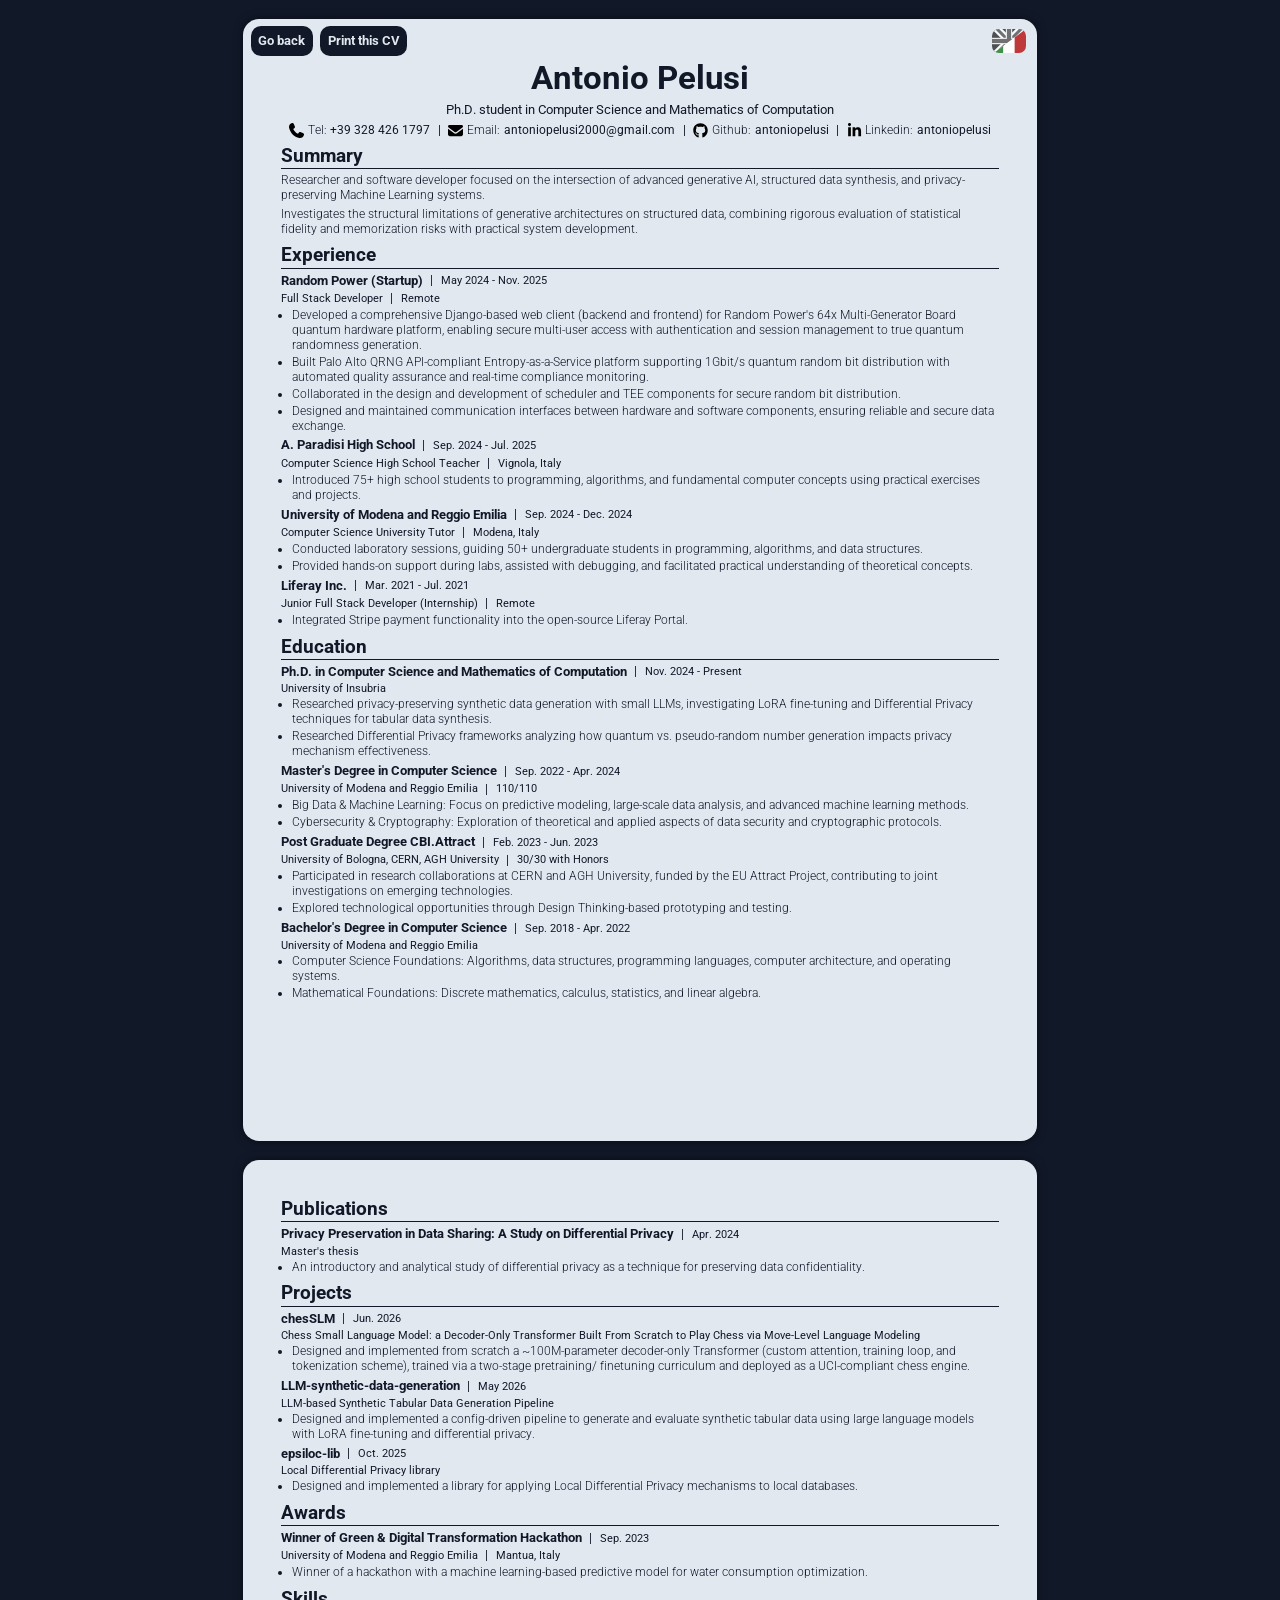
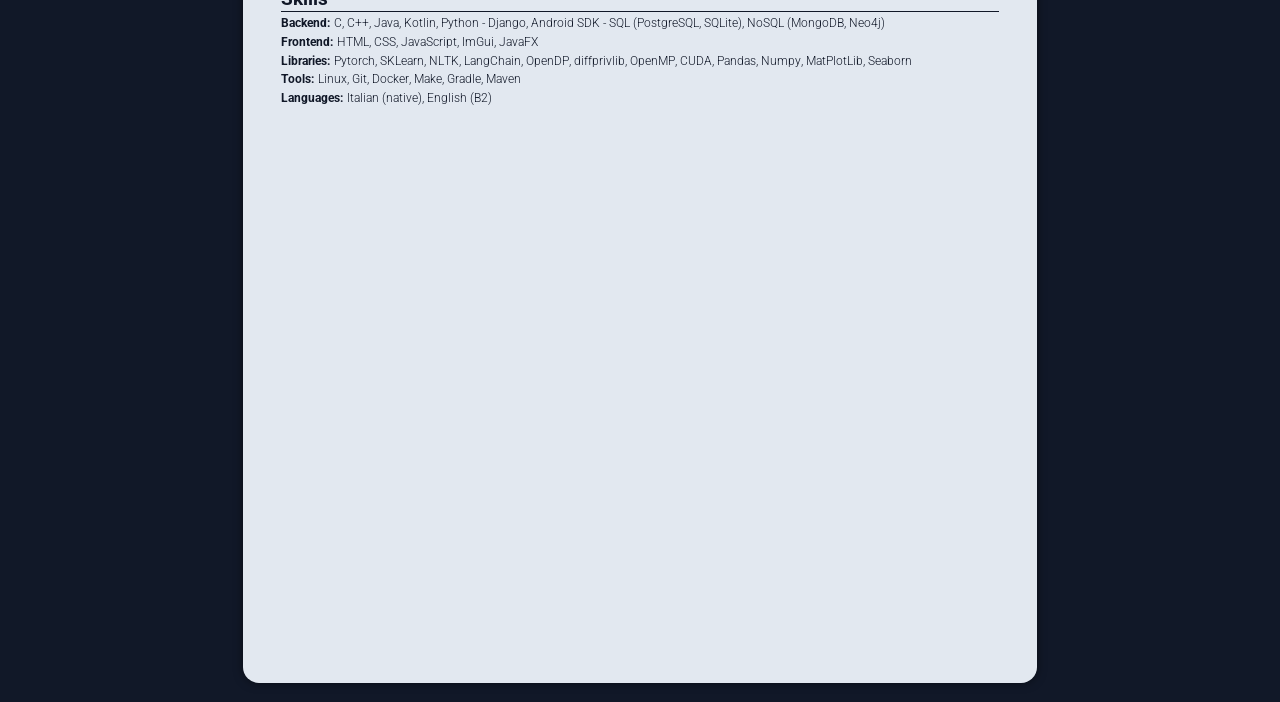
<file: index.html>
<!doctype html>
<html lang="en">
    <head>
        <meta charset="UTF-8" />
        <meta name="viewport" content="width=device-width" />

        <!-- Page Info -->
        <title>CV_Antonio_Pelusi_en</title>

        <meta
            name="description"
            content="Antonio Pelusi - Ph.D. student in Computer Science and software developer. Portfolio showcasing research projects, education and open-source contributions."
        />
        <meta name="author" content="Antonio Pelusi" />

        <!-- Favicon -->
        <link
            rel="icon"
            type="image/png"
            href="./assets/icons/favicon/favicon-96x96.png"
            sizes="96x96"
        />
        <link
            rel="icon"
            type="image/svg+xml"
            href="./assets/icons/favicon/favicon.svg"
        />
        <link rel="shortcut icon" href="./assets/icons/favicon/favicon.ico" />
        <link
            rel="apple-touch-icon"
            sizes="180x180"
            href="./assets/icons/favicon/apple-touch-icon.png"
        />
        <link rel="manifest" href="./assets/icons/favicon/site.webmanifest" />
        <meta name="apple-mobile-web-app-title" content="CV Antonio Pelusi" />

        <!-- Styles -->
        <link rel="stylesheet" href="./assets/css/main.css" />
        <noscript>
            <style>
                #print {
                    visibility: hidden;
                }
            </style>
        </noscript>
    </head>
    <body>
        <main role="main">
            <nav role="navigation">
                <span>
                    <a href="/">
                        <button type="button">Go back</button>
                    </a>
                    <a>
                        <button
                            id="print"
                            type="button"
                            onclick="window.print()"
                        >
                            Print this CV
                        </button>
                    </a>
                </span>
                <a href="./it/">
                    <img
                        src="./assets/icons/flags/en.svg"
                        id="en"
                        style="filter: grayscale(100%) opacity(0.75)"
                        alt=""
                    />
                    <img src="./assets/icons/flags/it.svg" id="it" alt="" />
                </a>
            </nav>
            <div>
                <section role="banner">
                    <h1>Antonio Pelusi</h1>
                    <h2>
                        Ph.D. student in Computer Science and Mathematics of
                        Computation
                    </h2>
                    <header>
                        <a>
                            <img src="./assets/icons/cv/phone.svg" alt="" />
                            <p>Tel:</p>
                            +39 328 426 1797
                        </a>
                        <span>|</span>
                        <a>
                            <img src="./assets/icons/cv/email.svg" alt="" />
                            <p>Email:</p>
                            antoniopelusi2000@gmail.com
                        </a>
                        <span>|</span>
                        <a>
                            <img src="./assets/icons/cv/github.svg" alt="" />
                            <p>Github:</p>
                            antoniopelusi
                        </a>
                        <span>|</span>
                        <a>
                            <img src="./assets/icons/cv/linkedin.svg" alt="" />
                            <p>Linkedin:</p>
                            antoniopelusi
                        </a>
                    </header>
                </section>
                <section>
                    <h3>Summary</h3>
                    <p>
                        Researcher and software developer focused on the
                        intersection of advanced generative AI, structured data
                        synthesis, and privacy-preserving Machine Learning
                        systems.
                    </p>
                    <p>
                        Investigates the structural limitations of generative
                        architectures on structured data, combining rigorous
                        evaluation of statistical fidelity and memorization
                        risks with practical system development.
                    </p>
                </section>
                <section>
                    <h3>Experience</h3>
                    <article>
                        <span>
                            <h4>Random Power (Startup)</h4>
                            <span>|</span>
                            <small>May 2024 - Nov. 2025</small>
                        </span>
                        <span>
                            <small>Full Stack Developer</small>
                            <span>|</span>
                            <small>Remote</small>
                        </span>
                        <ul>
                            <li>
                                Developed a comprehensive Django-based web
                                client (backend and frontend) for Random Power's
                                64x Multi-Generator Board quantum hardware
                                platform, enabling secure multi-user access with
                                authentication and session management to true
                                quantum randomness generation.
                            </li>
                            <li>
                                Built Palo Alto QRNG API-compliant
                                Entropy-as-a-Service platform supporting 1Gbit/s
                                quantum random bit distribution with automated
                                quality assurance and real-time compliance
                                monitoring.
                            </li>
                            <li>
                                Collaborated in the design and development of
                                scheduler and TEE components for secure random
                                bit distribution.
                            </li>
                            <li>
                                Designed and maintained communication interfaces
                                between hardware and software components,
                                ensuring reliable and secure data exchange.
                            </li>
                        </ul>
                    </article>
                    <article>
                        <span>
                            <h4>A. Paradisi High School</h4>
                            <span>|</span>
                            <small>Sep. 2024 - Jul. 2025</small>
                        </span>
                        <span>
                            <small>Computer Science High School Teacher</small>
                            <span>|</span>
                            <small>Vignola, Italy</small>
                        </span>
                        <ul>
                            <li>
                                Introduced 75+ high school students to
                                programming, algorithms, and fundamental
                                computer concepts using practical exercises and
                                projects.
                            </li>
                        </ul>
                    </article>
                    <article>
                        <span>
                            <h4>University of Modena and Reggio Emilia</h4>
                            <span>|</span>
                            <small>Sep. 2024 - Dec. 2024</small>
                        </span>
                        <span>
                            <small>Computer Science University Tutor</small>
                            <span>|</span>
                            <small>Modena, Italy</small>
                        </span>
                        <ul>
                            <li>
                                Conducted laboratory sessions, guiding 50+
                                undergraduate students in programming,
                                algorithms, and data structures.
                            </li>
                            <li>
                                Provided hands-on support during labs, assisted
                                with debugging, and facilitated practical
                                understanding of theoretical concepts.
                            </li>
                        </ul>
                    </article>
                    <article>
                        <span>
                            <h4>Liferay Inc.</h4>
                            <span>|</span>
                            <small>Mar. 2021 - Jul. 2021</small>
                        </span>
                        <span>
                            <small>
                                Junior Full Stack Developer (Internship)
                            </small>
                            <span>|</span>
                            <small>Remote</small>
                        </span>
                        <ul>
                            <li>
                                Integrated Stripe payment functionality into the
                                open-source Liferay Portal.
                            </li>
                        </ul>
                    </article>
                </section>
                <section>
                    <h3>Education</h3>
                    <article>
                        <span>
                            <h4>
                                Ph.D. in Computer Science and Mathematics of
                                Computation
                            </h4>
                            <span>|</span>
                            <small>Nov. 2024 - Present</small>
                        </span>
                        <span>
                            <small> University of Insubria</small>
                            <span></span>
                            <small></small>
                        </span>
                        <ul>
                            <li>
                                Researched privacy-preserving synthetic data
                                generation with small LLMs, investigating LoRA
                                fine-tuning and Differential Privacy techniques
                                for tabular data synthesis.
                            </li>
                            <li>
                                Researched Differential Privacy frameworks
                                analyzing how quantum vs. pseudo-random number
                                generation impacts privacy mechanism
                                effectiveness.
                            </li>
                        </ul>
                    </article>
                    <article>
                        <span>
                            <h4>Master's Degree in Computer Science</h4>
                            <span>|</span>
                            <small>Sep. 2022 - Apr. 2024</small>
                        </span>
                        <span>
                            <small>
                                University of Modena and Reggio Emilia
                            </small>
                            <span>|</span>
                            <small>110/110</small>
                        </span>
                        <ul>
                            <li>
                                Big Data & Machine Learning: Focus on predictive
                                modeling, large-scale data analysis, and
                                advanced machine learning methods.
                            </li>
                            <li>
                                Cybersecurity & Cryptography: Exploration of
                                theoretical and applied aspects of data security
                                and cryptographic protocols.
                            </li>
                        </ul>
                    </article>
                    <article>
                        <span>
                            <h4>Post Graduate Degree CBI.Attract</h4>
                            <span>|</span>
                            <small>Feb. 2023 - Jun. 2023</small>
                        </span>
                        <span>
                            <small>
                                University of Bologna, CERN, AGH University
                            </small>
                            <span>|</span>
                            <small>30/30 with Honors</small>
                        </span>
                        <ul>
                            <li>
                                Participated in research collaborations at CERN
                                and AGH University, funded by the EU Attract
                                Project, contributing to joint investigations on
                                emerging technologies.
                            </li>
                            <li>
                                Explored technological opportunities through
                                Design Thinking-based prototyping and testing.
                            </li>
                        </ul>
                    </article>
                    <article>
                        <span>
                            <h4>Bachelor's Degree in Computer Science</h4>
                            <span>|</span>
                            <small>Sep. 2018 - Apr. 2022</small>
                        </span>
                        <span>
                            <small>
                                University of Modena and Reggio Emilia
                            </small>
                            <span></span>
                            <small></small>
                        </span>
                        <ul>
                            <li>
                                Computer Science Foundations: Algorithms, data
                                structures, programming languages, computer
                                architecture, and operating systems.
                            </li>
                            <li>
                                Mathematical Foundations: Discrete mathematics,
                                calculus, statistics, and linear algebra.
                            </li>
                        </ul>
                    </article>
                </section>
            </div>
            <div>
                <section>
                    <h3>Publications</h3>
                    <!--<article>
                        <span>
                            <h4>
                                Categorical Prior Lock-in: Why In-Context
                                Learning Fails for Structured Data
                            </h4>
                            <span>|</span>
                            <small>Jun. 2026</small>
                        </span>
                        <span>
                            <small>Research Paper</small>
                            <span></span>
                            <small></small>
                        </span>
                        <ul>
                            <li>
                                An empirical investigation identifying
                                "categorical prior lock-in", a structural
                                failure mode in large language models where
                                in-context learning fails to reproduce rare
                                categorical distributions in structured data
                                generation, alongside an analysis of trade-offs
                                with parameter-efficient fine-tuning (LoRA).
                            </li>
                        </ul>
                    </article>-->
                    <article>
                        <span>
                            <h4>
                                Privacy Preservation in Data Sharing: A Study on
                                Differential Privacy
                            </h4>
                            <span>|</span>
                            <small>Apr. 2024</small>
                        </span>
                        <span>
                            <small>Master's thesis</small>
                            <span></span>
                            <small></small>
                        </span>
                        <ul>
                            <li>
                                An introductory and analytical study of
                                differential privacy as a technique for
                                preserving data confidentiality.
                            </li>
                        </ul>
                    </article>
                </section>
                <section>
                    <h3>Projects</h3>
                    <article>
                        <span>
                            <h4>chesSLM</h4>
                            <span>|</span>
                            <small>Jun. 2026</small>
                        </span>
                        <span>
                            <small>
                                Chess Small Language Model: a Decoder-Only
                                Transformer Built From Scratch to Play Chess via
                                Move-Level Language Modeling
                            </small>
                            <span></span>
                            <small></small>
                        </span>
                        <ul>
                            <li>
                                Designed and implemented from scratch a
                                ~100M-parameter decoder-only Transformer (custom
                                attention, training loop, and tokenization
                                scheme), trained via a two-stage pretraining/
                                finetuning curriculum and deployed as a
                                UCI-compliant chess engine.
                            </li>
                        </ul>
                    </article>
                    <article>
                        <span>
                            <h4>LLM-synthetic-data-generation</h4>
                            <span>|</span>
                            <small>May 2026</small>
                        </span>
                        <span>
                            <small>
                                LLM-based Synthetic Tabular Data Generation
                                Pipeline
                            </small>
                            <span></span>
                            <small></small>
                        </span>
                        <ul>
                            <li>
                                Designed and implemented a config-driven
                                pipeline to generate and evaluate synthetic
                                tabular data using large language models with
                                LoRA fine-tuning and differential privacy.
                            </li>
                        </ul>
                    </article>
                    <article>
                        <span>
                            <h4>epsiloc-lib</h4>
                            <span>|</span>
                            <small>Oct. 2025</small>
                        </span>
                        <span>
                            <small>Local Differential Privacy library</small>
                            <span></span>
                            <small></small>
                        </span>
                        <ul>
                            <li>
                                Designed and implemented a library for applying
                                Local Differential Privacy mechanisms to local
                                databases.
                            </li>
                        </ul>
                    </article>
                </section>
                <section>
                    <h3>Awards</h3>
                    <article>
                        <span>
                            <h4>
                                Winner of Green & Digital Transformation
                                Hackathon
                            </h4>
                            <span>|</span>
                            <small>Sep. 2023</small>
                        </span>
                        <span>
                            <small>
                                University of Modena and Reggio Emilia
                            </small>
                            <span>|</span>
                            <small>Mantua, Italy</small>
                        </span>
                        <ul>
                            <li>
                                Winner of a hackathon with a machine
                                learning-based predictive model for water
                                consumption optimization.
                            </li>
                        </ul>
                    </article>
                </section>
                <section>
                    <h3>Skills</h3>
                    <p>
                        <strong>Backend:</strong>
                        <label>
                            C, C++, Java, Kotlin, Python - Django, Android SDK -
                            SQL (PostgreSQL, SQLite), NoSQL (MongoDB, Neo4j)
                        </label>
                    </p>
                    <p>
                        <strong>Frontend:</strong>
                        <label>HTML, CSS, JavaScript, ImGui, JavaFX</label>
                    </p>
                    <p>
                        <strong>Libraries:</strong>
                        <label>
                            Pytorch, SKLearn, NLTK, LangChain, OpenDP,
                            diffprivlib, OpenMP, CUDA, Pandas, Numpy,
                            MatPlotLib, Seaborn
                        </label>
                    </p>
                    <p>
                        <strong>Tools:</strong>
                        <label>Linux, Git, Docker, Make, Gradle, Maven</label>
                    </p>
                    <p>
                        <strong>Languages:</strong>
                        <label>Italian (native), English (B2)</label>
                    </p>
                </section>
            </div>
        </main>
    </body>
</html>
</file>
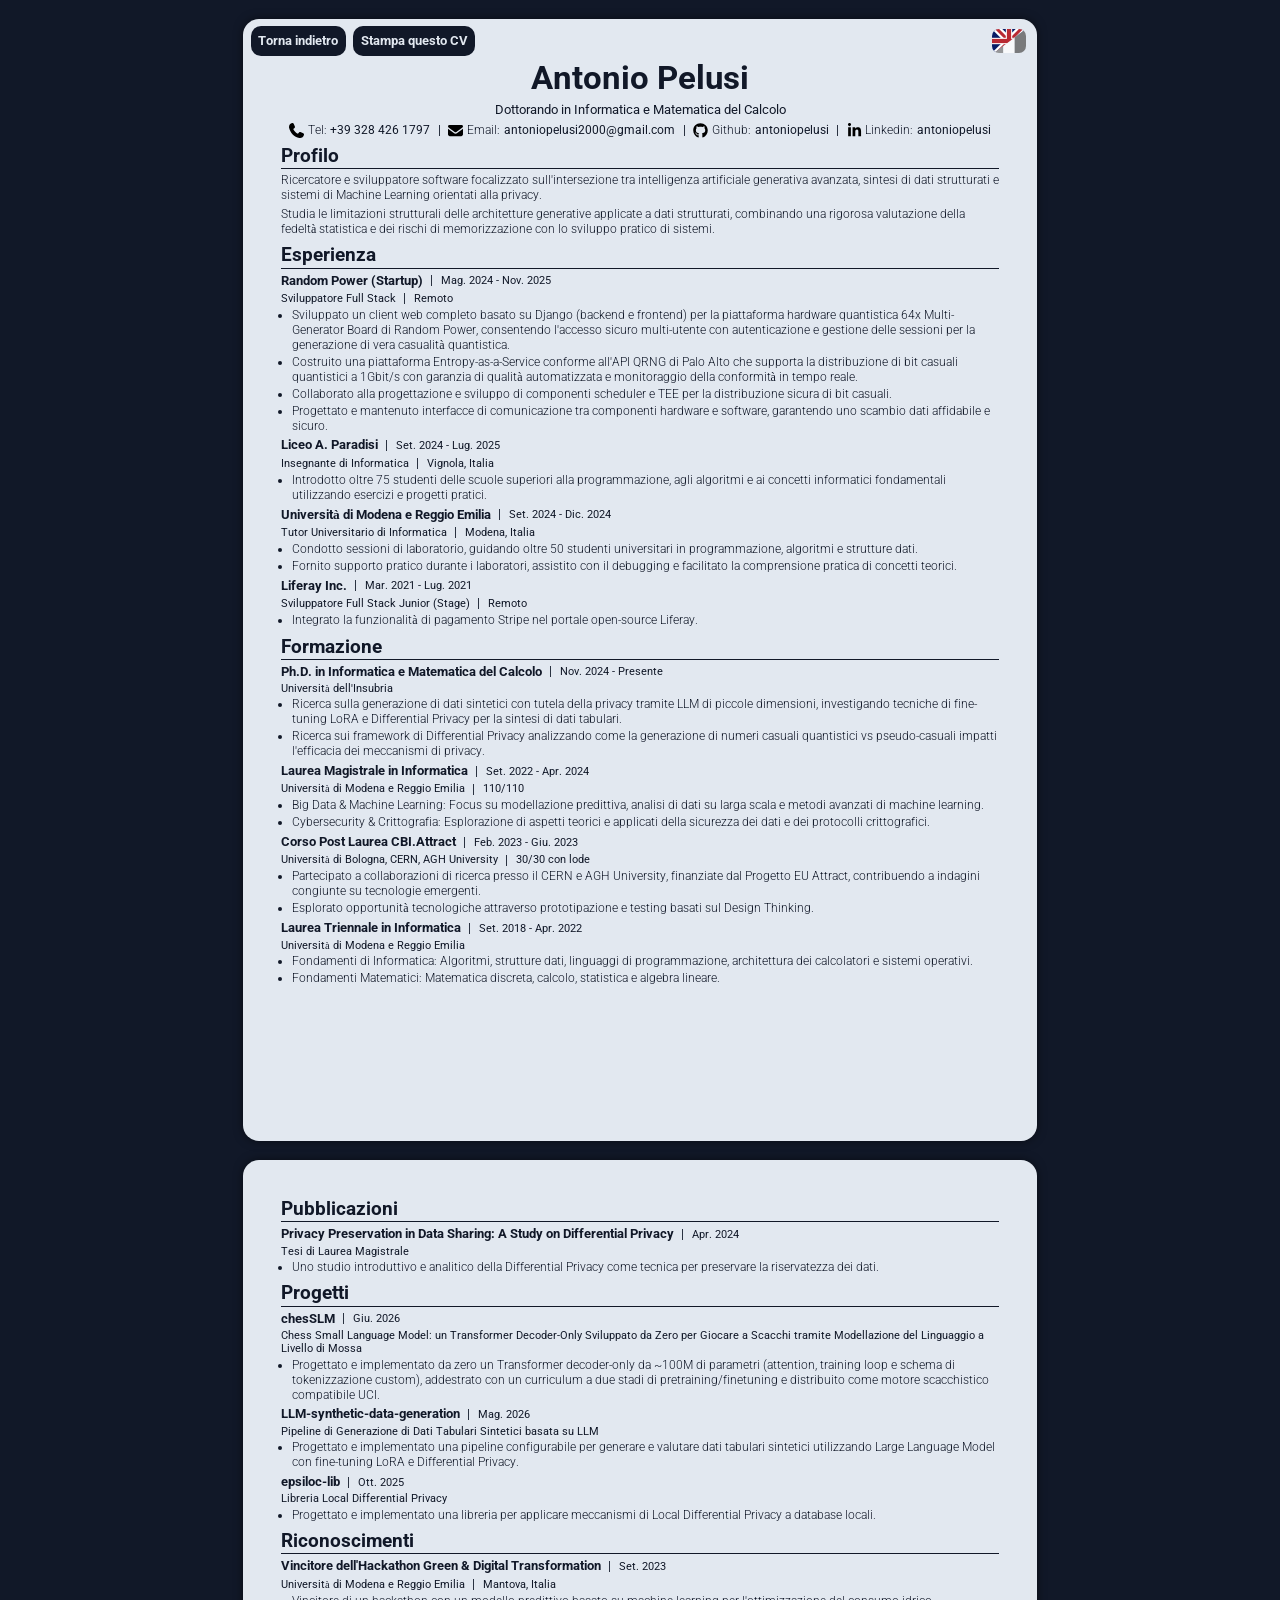
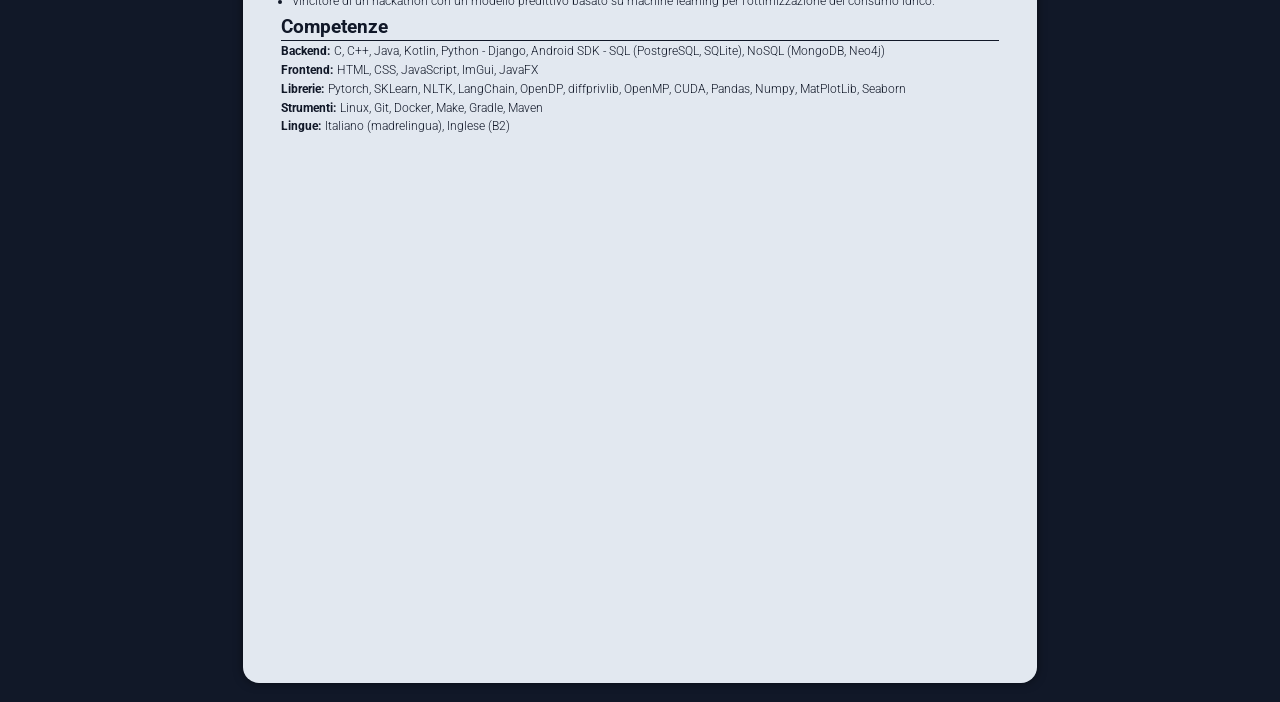
<file: it/index.html>
<!doctype html>
<html lang="it">
    <head>
        <meta charset="UTF-8" />
        <meta name="viewport" content="width=device-width" />

        <!-- Crawlers instructions -->
        <meta name="robots" content="noindex, nofollow" />

        <!-- Page Info -->
        <title>CV_Antonio_Pelusi_it</title>

        <meta
            name="description"
            content="Antonio Pelusi - Dottorando in Informatica e sviluppatore software. Portfolio che mostra progetti di ricerca, formazione e contributi open-source."
        />
        <meta name="author" content="Antonio Pelusi" />

        <!-- Favicon -->
        <link
            rel="icon"
            type="image/png"
            href="../assets/icons/favicon/favicon-96x96.png"
            sizes="96x96"
        />
        <link
            rel="icon"
            type="image/svg+xml"
            href="../assets/icons/favicon/favicon.svg"
        />
        <link rel="shortcut icon" href="../assets/icons/favicon/favicon.ico" />
        <link
            rel="apple-touch-icon"
            sizes="180x180"
            href="../assets/icons/favicon/apple-touch-icon.png"
        />
        <link rel="manifest" href="../assets/icons/favicon/site.webmanifest" />
        <meta name="apple-mobile-web-app-title" content="CV Antonio Pelusi" />

        <!-- Styles -->
        <link rel="stylesheet" href="../assets/css/main.css" />
        <noscript>
            <style>
                #print {
                    visibility: hidden;
                }
            </style>
        </noscript>
    </head>
    <body>
        <main role="main">
            <nav role="navigation">
                <span>
                    <a href="/">
                        <button type="button">Torna indietro</button>
                    </a>
                    <a>
                        <button
                            id="print"
                            type="button"
                            onclick="window.print()"
                        >
                            Stampa questo CV
                        </button>
                    </a>
                </span>
                <a href="../">
                    <img src="../assets/icons/flags/en.svg" id="en" alt="" />
                    <img
                        src="../assets/icons/flags/it.svg"
                        id="it"
                        style="filter: grayscale(100%) opacity(0.75)"
                        alt=""
                    />
                </a>
            </nav>
            <div>
                <section role="banner">
                    <h1>Antonio Pelusi</h1>
                    <h2>Dottorando in Informatica e Matematica del Calcolo</h2>
                    <header>
                        <a>
                            <img src="../assets/icons/cv/phone.svg" alt="" />
                            <p>Tel:</p>
                            +39 328 426 1797
                        </a>
                        <span>|</span>
                        <a>
                            <img src="../assets/icons/cv/email.svg" alt="" />
                            <p>Email:</p>
                            antoniopelusi2000@gmail.com
                        </a>
                        <span>|</span>
                        <a>
                            <img src="../assets/icons/cv/github.svg" alt="" />
                            <p>Github:</p>
                            antoniopelusi
                        </a>
                        <span>|</span>
                        <a>
                            <img src="../assets/icons/cv/linkedin.svg" alt="" />
                            <p>Linkedin:</p>
                            antoniopelusi
                        </a>
                    </header>
                </section>
                <section>
                    <h3>Profilo</h3>
                    <p>
                        Ricercatore e sviluppatore software focalizzato
                        sull'intersezione tra intelligenza artificiale
                        generativa avanzata, sintesi di dati strutturati e
                        sistemi di Machine Learning orientati alla privacy.
                    </p>
                    <p>
                        Studia le limitazioni strutturali delle architetture
                        generative applicate a dati strutturati, combinando una
                        rigorosa valutazione della fedeltà statistica e dei
                        rischi di memorizzazione con lo sviluppo pratico di
                        sistemi.
                    </p>
                </section>
                <section>
                    <h3>Esperienza</h3>
                    <article>
                        <span>
                            <h4>Random Power (Startup)</h4>
                            <span>|</span>
                            <small>Mag. 2024 - Nov. 2025</small>
                        </span>
                        <span>
                            <small>Sviluppatore Full Stack</small>
                            <span>|</span>
                            <small>Remoto</small>
                        </span>
                        <ul>
                            <li>
                                Sviluppato un client web completo basato su
                                Django (backend e frontend) per la piattaforma
                                hardware quantistica 64x Multi-Generator Board
                                di Random Power, consentendo l'accesso sicuro
                                multi-utente con autenticazione e gestione delle
                                sessioni per la generazione di vera casualità
                                quantistica.
                            </li>
                            <li>
                                Costruito una piattaforma Entropy-as-a-Service
                                conforme all'API QRNG di Palo Alto che supporta
                                la distribuzione di bit casuali quantistici a
                                1Gbit/s con garanzia di qualità automatizzata e
                                monitoraggio della conformità in tempo reale.
                            </li>
                            <li>
                                Collaborato alla progettazione e sviluppo di
                                componenti scheduler e TEE per la distribuzione
                                sicura di bit casuali.
                            </li>
                            <li>
                                Progettato e mantenuto interfacce di
                                comunicazione tra componenti hardware e
                                software, garantendo uno scambio dati affidabile
                                e sicuro.
                            </li>
                        </ul>
                    </article>
                    <article>
                        <span>
                            <h4>Liceo A. Paradisi</h4>
                            <span>|</span>
                            <small>Set. 2024 - Lug. 2025</small>
                        </span>
                        <span>
                            <small>Insegnante di Informatica</small>
                            <span>|</span>
                            <small>Vignola, Italia</small>
                        </span>
                        <ul>
                            <li>
                                Introdotto oltre 75 studenti delle scuole
                                superiori alla programmazione, agli algoritmi e
                                ai concetti informatici fondamentali utilizzando
                                esercizi e progetti pratici.
                            </li>
                        </ul>
                    </article>
                    <article>
                        <span>
                            <h4>Università di Modena e Reggio Emilia</h4>
                            <span>|</span>
                            <small>Set. 2024 - Dic. 2024</small>
                        </span>
                        <span>
                            <small>Tutor Universitario di Informatica</small>
                            <span>|</span>
                            <small>Modena, Italia</small>
                        </span>
                        <ul>
                            <li>
                                Condotto sessioni di laboratorio, guidando oltre
                                50 studenti universitari in programmazione,
                                algoritmi e strutture dati.
                            </li>
                            <li>
                                Fornito supporto pratico durante i laboratori,
                                assistito con il debugging e facilitato la
                                comprensione pratica di concetti teorici.
                            </li>
                        </ul>
                    </article>
                    <article>
                        <span>
                            <h4>Liferay Inc.</h4>
                            <span>|</span>
                            <small>Mar. 2021 - Lug. 2021</small>
                        </span>
                        <span>
                            <small>
                                Sviluppatore Full Stack Junior (Stage)
                            </small>
                            <span>|</span>
                            <small>Remoto</small>
                        </span>
                        <ul>
                            <li>
                                Integrato la funzionalità di pagamento Stripe
                                nel portale open-source Liferay.
                            </li>
                        </ul>
                    </article>
                </section>
                <section>
                    <h3>Formazione</h3>
                    <article>
                        <span>
                            <h4>
                                Ph.D. in Informatica e Matematica del Calcolo
                            </h4>
                            <span>|</span>
                            <small>Nov. 2024 - Presente</small>
                        </span>
                        <span>
                            <small> Università dell'Insubria</small>
                            <span></span>
                            <small></small>
                        </span>
                        <ul>
                            <li>
                                Ricerca sulla generazione di dati sintetici con
                                tutela della privacy tramite LLM di piccole
                                dimensioni, investigando tecniche di fine-tuning
                                LoRA e Differential Privacy per la sintesi di
                                dati tabulari.
                            </li>
                            <li>
                                Ricerca sui framework di Differential Privacy
                                analizzando come la generazione di numeri
                                casuali quantistici vs pseudo-casuali impatti
                                l'efficacia dei meccanismi di privacy.
                            </li>
                        </ul>
                    </article>
                    <article>
                        <span>
                            <h4>Laurea Magistrale in Informatica</h4>
                            <span>|</span>
                            <small>Set. 2022 - Apr. 2024</small>
                        </span>
                        <span>
                            <small>
                                Università di Modena e Reggio Emilia
                            </small>
                            <span>|</span>
                            <small>110/110</small>
                        </span>
                        <ul>
                            <li>
                                Big Data & Machine Learning: Focus su
                                modellazione predittiva, analisi di dati su
                                larga scala e metodi avanzati di machine
                                learning.
                            </li>
                            <li>
                                Cybersecurity & Crittografia: Esplorazione di
                                aspetti teorici e applicati della sicurezza dei
                                dati e dei protocolli crittografici.
                            </li>
                        </ul>
                    </article>
                    <article>
                        <span>
                            <h4>Corso Post Laurea CBI.Attract</h4>
                            <span>|</span>
                            <small>Feb. 2023 - Giu. 2023</small>
                        </span>
                        <span>
                            <small>
                                Università di Bologna, CERN, AGH University
                            </small>
                            <span>|</span>
                            <small>30/30 con lode</small>
                        </span>
                        <ul>
                            <li>
                                Partecipato a collaborazioni di ricerca presso
                                il CERN e AGH University, finanziate dal
                                Progetto EU Attract, contribuendo a indagini
                                congiunte su tecnologie emergenti.
                            </li>
                            <li>
                                Esplorato opportunità tecnologiche attraverso
                                prototipazione e testing basati sul Design
                                Thinking.
                            </li>
                        </ul>
                    </article>
                    <article>
                        <span>
                            <h4>Laurea Triennale in Informatica</h4>
                            <span>|</span>
                            <small>Set. 2018 - Apr. 2022</small>
                        </span>
                        <span>
                            <small>
                                Università di Modena e Reggio Emilia
                            </small>
                            <span></span>
                            <small></small>
                        </span>
                        <ul>
                            <li>
                                Fondamenti di Informatica: Algoritmi, strutture
                                dati, linguaggi di programmazione, architettura
                                dei calcolatori e sistemi operativi.
                            </li>
                            <li>
                                Fondamenti Matematici: Matematica discreta,
                                calcolo, statistica e algebra lineare.
                            </li>
                        </ul>
                    </article>
                </section>
            </div>
            <div>
                <section>
                    <h3>Pubblicazioni</h3>
                    <!--<article>
                        <span>
                            <h4>
                                Categorical Prior Lock-in: Why In-Context
                                Learning Fails for Structured Data
                            </h4>
                            <span>|</span>
                            <small>Jun. 2026</small>
                        </span>
                        <span>
                            <small>Research Paper</small>
                            <span></span>
                            <small></small>
                        </span>
                        <ul>
                            <li>
                                Un'indagine empirica che identifica il
                                categorical prior lock-in, una modalità di
                                fallimento strutturale nei Large Language Model
                                in cui l'in-context learning non riesce a
                                riprodurre distribuzioni categoriali rare nella
                                generazione di dati strutturati, accompagnata da
                                un'analisi dei trade-off con il
                                parameter-efficient fine-tuning (LoRA).
                            </li>
                        </ul>
                    </article>-->
                    <article>
                        <span>
                            <h4>
                                Privacy Preservation in Data Sharing: A Study on
                                Differential Privacy
                            </h4>
                            <span>|</span>
                            <small>Apr. 2024</small>
                        </span>
                        <span>
                            <small>Tesi di Laurea Magistrale</small>
                            <span></span>
                            <small></small>
                        </span>
                        <ul>
                            <li>
                                Uno studio introduttivo e analitico della
                                Differential Privacy come tecnica per preservare
                                la riservatezza dei dati.
                            </li>
                        </ul>
                    </article>
                </section>
                <section>
                    <h3>Progetti</h3>
                    <article>
                        <span>
                            <h4>chesSLM</h4>
                            <span>|</span>
                            <small>Giu. 2026</small>
                        </span>
                        <span>
                            <small>
                                Chess Small Language Model: un Transformer
                                Decoder-Only Sviluppato da Zero per Giocare a
                                Scacchi tramite Modellazione del Linguaggio a
                                Livello di Mossa
                            </small>
                            <span></span>
                            <small></small>
                        </span>
                        <ul>
                            <li>
                                Progettato e implementato da zero un Transformer
                                decoder-only da ~100M di parametri (attention,
                                training loop e schema di tokenizzazione
                                custom), addestrato con un curriculum a due
                                stadi di pretraining/finetuning e distribuito
                                come motore scacchistico compatibile UCI.
                            </li>
                        </ul>
                    </article>
                    <article>
                        <span>
                            <h4>LLM-synthetic-data-generation</h4>
                            <span>|</span>
                            <small>Mag. 2026</small>
                        </span>
                        <span>
                            <small>
                                Pipeline di Generazione di Dati Tabulari
                                Sintetici basata su LLM
                            </small>
                            <span></span>
                            <small></small>
                        </span>
                        <ul>
                            <li>
                                Progettato e implementato una pipeline
                                configurabile per generare e valutare dati
                                tabulari sintetici utilizzando Large Language
                                Model con fine-tuning LoRA e Differential
                                Privacy.
                            </li>
                        </ul>
                    </article>
                    <article>
                        <span>
                            <h4>epsiloc-lib</h4>
                            <span>|</span>
                            <small>Ott. 2025</small>
                        </span>
                        <span>
                            <small>Libreria Local Differential Privacy</small>
                            <span></span>
                            <small></small>
                        </span>
                        <ul>
                            <li>
                                Progettato e implementato una libreria per
                                applicare meccanismi di Local Differential
                                Privacy a database locali.
                            </li>
                        </ul>
                    </article>
                </section>
                <section>
                    <h3>Riconoscimenti</h3>
                    <article>
                        <span>
                            <h4>
                                Vincitore dell'Hackathon Green & Digital
                                Transformation
                            </h4>
                            <span>|</span>
                            <small>Set. 2023</small>
                        </span>
                        <span>
                            <small>
                                Università di Modena e Reggio Emilia
                            </small>
                            <span>|</span>
                            <small>Mantova, Italia</small>
                        </span>
                        <ul>
                            <li>
                                Vincitore di un hackathon con un modello
                                predittivo basato su machine learning per
                                l'ottimizzazione del consumo idrico.
                            </li>
                        </ul>
                    </article>
                </section>
                <section>
                    <h3>Competenze</h3>
                    <p>
                        <strong>Backend:</strong>
                        <label>
                            C, C++, Java, Kotlin, Python - Django, Android SDK -
                            SQL (PostgreSQL, SQLite), NoSQL (MongoDB, Neo4j)
                        </label>
                    </p>
                    <p>
                        <strong>Frontend:</strong>
                        <label>HTML, CSS, JavaScript, ImGui, JavaFX</label>
                    </p>
                    <p>
                        <strong>Librerie:</strong>
                        <label>
                            Pytorch, SKLearn, NLTK, LangChain, OpenDP,
                            diffprivlib, OpenMP, CUDA, Pandas, Numpy,
                            MatPlotLib, Seaborn
                        </label>
                    </p>
                    <p>
                        <strong>Strumenti:</strong>
                        <label>Linux, Git, Docker, Make, Gradle, Maven</label>
                    </p>
                    <p>
                        <strong>Lingue:</strong>
                        <label>Italiano (madrelingua), Inglese (B2)</label>
                    </p>
                </section>
            </div>
        </main>
    </body>
</html>
</file>
<file: assets/css/main.css>
/* ===== FONTS ===== */
@font-face {
    font-family: "Roboto Local";
    src: url("../fonts/Roboto-Light.woff2") format("woff2");
    font-weight: 300;
    font-style: normal;
    font-display: block;
    unicode-range: U+0020-007F;
}

@font-face {
    font-family: "Roboto Local";
    src: url("../fonts/Roboto-Regular.woff2") format("woff2");
    font-weight: 400;
    font-style: normal;
    font-display: block;
    unicode-range: U+0020-007F, U+00A9;
}

@font-face {
    font-family: "Roboto Local";
    src: url("../fonts/Roboto-Bold.woff2") format("woff2");
    font-weight: 700;
    font-style: normal;
    font-display: block;
    unicode-range: U+0020-007F;
}

/* ===== CSS VARIABLES ===== */
:root {
    --dark-color: #111828;
    --light-color: #e2e8f0;
}

/* ===== HTML STYLING ===== */
::selection {
    background-color: var(--dark-color);
    color: var(--light-color);
}

html {
    min-height: fit-content;
    min-width: fit-content;
    background-color: var(--dark-color);
}

body,
body *,
nav,
nav * {
    display: flex;
    flex-direction: column;
    justify-content: center;
    box-sizing: border-box;
    margin: 0;
    padding: 0;
    color: var(--dark-color);
    line-height: 1.25;
    font-family: "Roboto Local";
    font-feature-settings:
        "liga" 0,
        "clig" 0,
        "kern" 0;
    /*outline: 1px solid orangered;*/
}

body {
    height: fit-content;
    width: fit-content;
    margin: 0 auto;
    padding: 5mm;
    gap: 5mm;
}

main {
    height: fit-content;
    width: fit-content;
    justify-content: flex-start;
    overflow: visible;
    gap: 5mm;
}

nav {
    position: absolute;
    flex-direction: row;
    width: 21cm;
    max-width: none;
    min-width: 21cm;
    justify-content: space-between;
    padding: 2mm;
    border-radius: 16px;
    gap: 0;
    margin: 0 auto;
}

nav button {
    height: 30px;
    padding: 2mm;
    border: none;
    background-color: var(--dark-color);
    color: var(--light-color);
    border-radius: 10px;
    transition: 0.2s ease;
}

nav > a {
    display: flex;
    flex-direction: row;
    align-items: center;
    gap: 0;
    transition: 0.2s ease;
}

nav button:hover,
nav > a:hover {
    opacity: 0.8;
}

nav img {
    height: 30px;
    width: 40px;
    object-fit: cover;
    border-radius: 10px;
    border: solid 3px transparent;
}

#it {
    clip-path: polygon(100% 0, 100% 100%, 0 100%);
}

#en {
    transform: translateX(40px);
    clip-path: polygon(0 0, 100% 0, 0 100%);
}

div {
    width: 21cm;
    max-width: none;
    min-width: 21cm;
    height: auto;
    max-height: none;
    min-height: 29.7cm;
    justify-content: flex-start;
    border-radius: 16px;
    padding: 10mm;
    background-color: var(--light-color);
    gap: 2mm;
    margin: 0 auto;
    box-shadow: 0 0 10px rgba(0, 0, 0, 0.5);
}

section {
    gap: 1mm;
}

header {
    flex-direction: row;
    align-items: center;
    justify-content: center;
    gap: 2mm;
}

article,
ul {
    gap: 0.5mm;
}

span {
    flex-direction: row;
    align-items: center;
    justify-content: left;
    gap: 2mm;
}

ul {
    padding-left: 3mm;
}

li {
    display: list-item;
}

a {
    width: fit-content;
    flex-direction: row;
    align-items: center;
    text-decoration: none;
    gap: 1mm;
    white-space: nowrap;
}

h1,
h2 {
    text-align: center;
}

h3 {
    align-items: flex-start;
    border-bottom: solid 1px var(--dark-color);
}

h4,
small,
strong,
label {
    width: fit-content;
}

p {
    flex-direction: row;
    align-items: flex-start;
    justify-content: flex-start;
    gap: 1mm;
}

h1 {
    font-size: 25pt;
}

h3 {
    font-size: 14pt;
}

h2,
h4 {
    font-size: 10pt;
}

p,
a,
li,
span,
strong,
label {
    font-size: 9pt;
}

small {
    font-size: 8pt;
}

p,
li {
    font-weight: 300;
}

h2 {
    font-weight: 400;
}

h1,
strong,
button {
    font-weight: 700;
}

img {
    width: 15px;
    height: 15px;
}

/* ===== PDF STYLING ===== */
@media print {
    @page {
        size: A4 portrait;
        margin: 0;
    }

    :root {
        --dark-color: #000000;
        --light-color: #ffffff;
    }

    body {
        margin: 0;
        padding: 0;
    }

    nav {
        display: none;
        box-shadow: none;
    }

    main {
        gap: 0;
    }

    div {
        border-radius: 0;
        box-shadow: none;
    }
}
</file>
